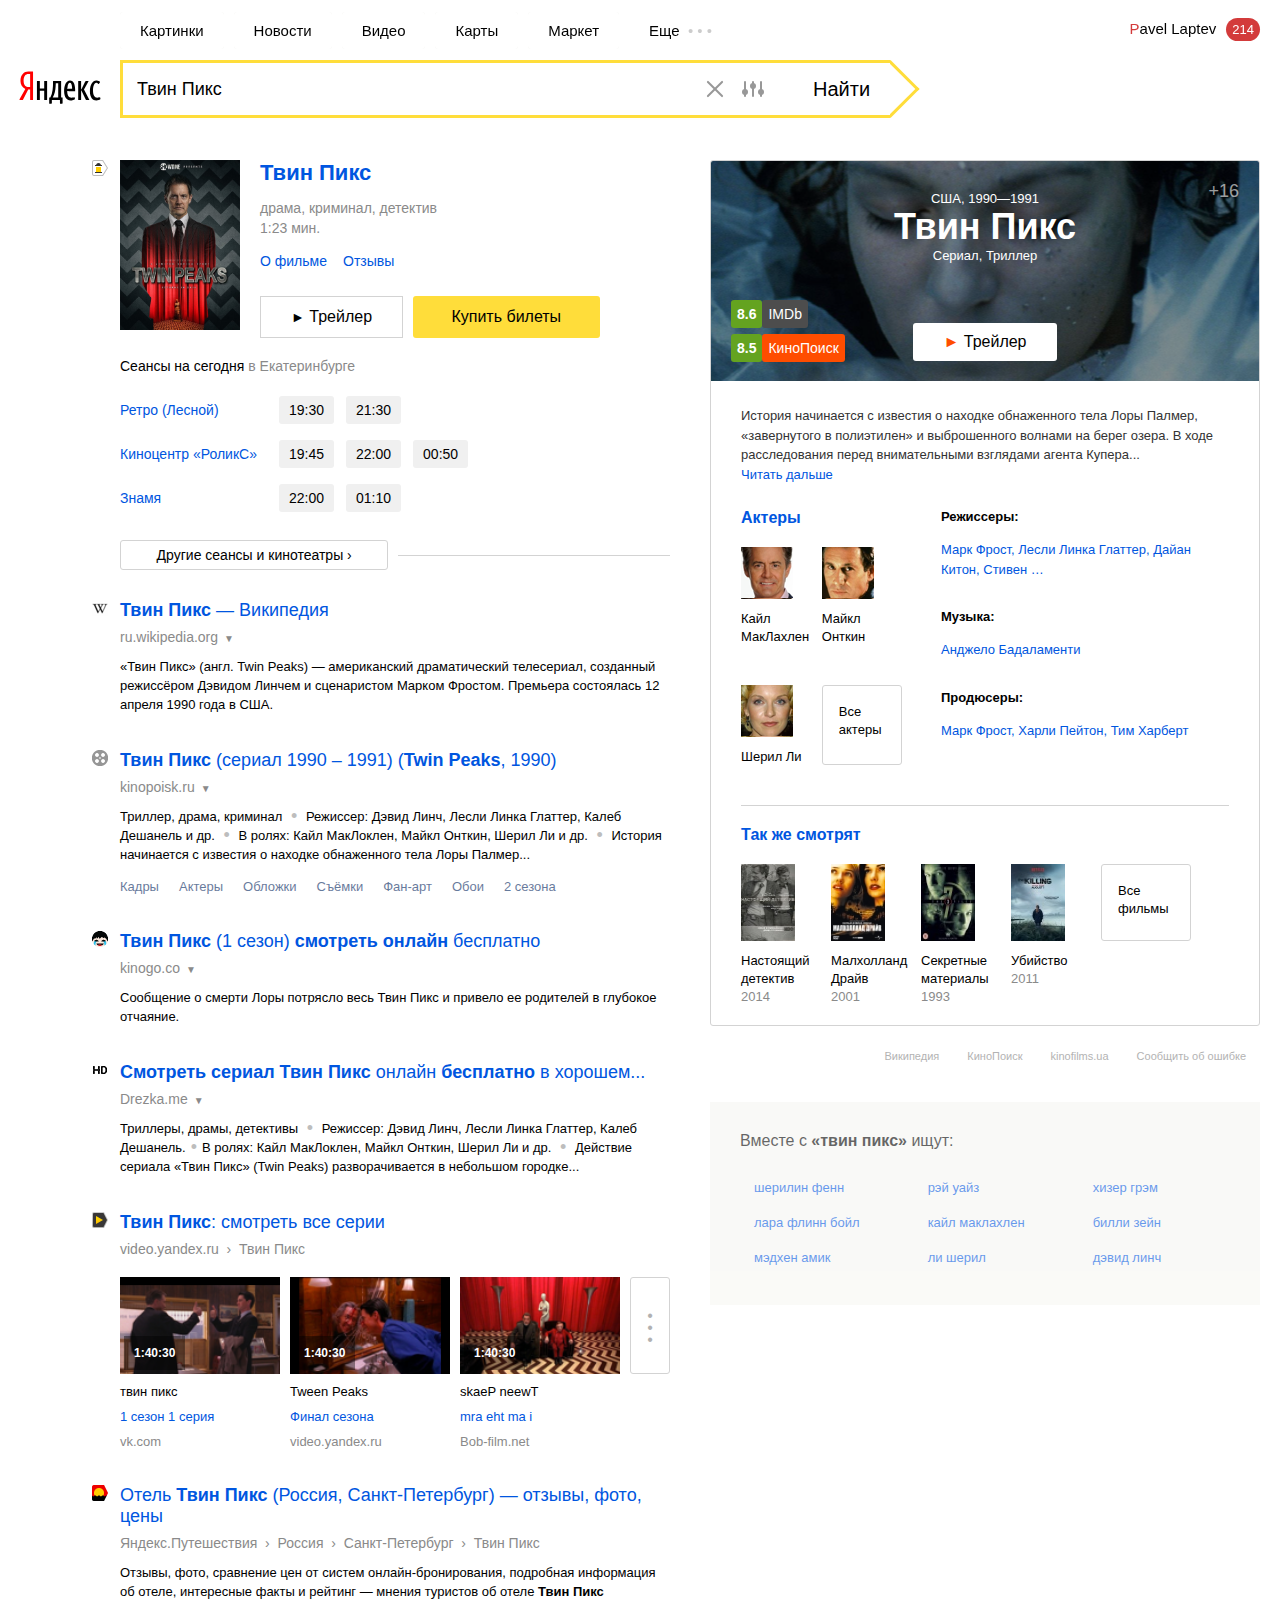
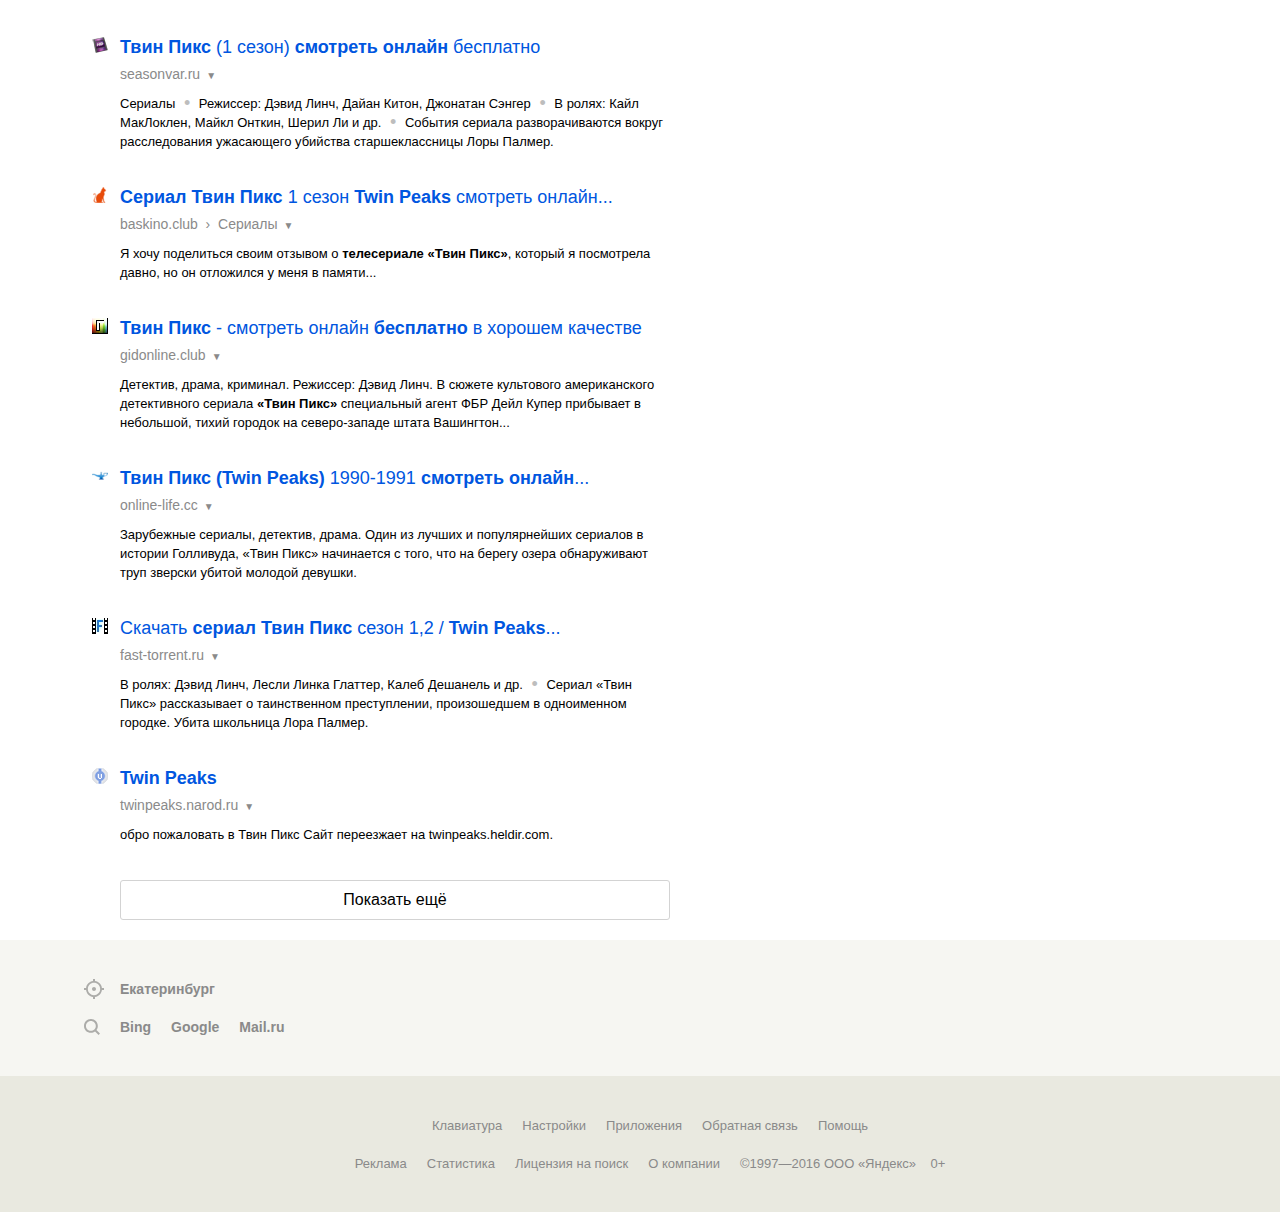
<file: markup/index.html>
<!DOCTYPE html>
<html lang="ru">
  <head>
    <title>Яндекс</title>
    <meta charset="utf-8">
    <meta name="viewport" content="width=device-width,initial-scale=1">
    <link rel="stylesheet" href="css/style.css">
    <link rel="shortcut icon" href="ya_fav.ico">
    <script src="js/jquery.min.js"></script>
    <script src="js/jquery-ui.min.js"></script>
  </head>
  <body>
    <div class="wrap">
      <div class="header">
        <div class="header__bar">
          <div class="header__bar__hold">Картинки<a href="#" class="header__bar__link">Картинки</a></div>
          <div class="header__bar__hold">Новости<a href="#" class="header__bar__link">Новости</a></div>
          <div class="header__bar__hold">Видео<a href="#" class="header__bar__link">Видео</a></div>
          <div class="header__bar__hold">Карты<a href="#" class="header__bar__link">Карты</a></div>
          <div class="header__bar__hold">Маркет<a href="#" class="header__bar__link">Маркет</a></div><a href="#" class="header__bar__hold__more">Еще<span>&nbsp •&nbsp•&nbsp•</span></a>
        </div>
        <div class="search">
          <div class="search__logo"></div>
          <div class="search__wrap">
            <div class="search__wrap__input-box">
              <div class="search__wrap__input-box__icons">
                <div class="icon-input__clear">
                  <div class="left"></div>
                  <div class="right"></div>
                </div>
                <div class="icon-input__settings">
                  <div class="strike">
                    <div class="trigger__buttom"></div>
                  </div>
                  <div class="strike">
                    <div class="trigger__top"></div>
                  </div>
                  <div class="strike">
                    <div class="trigger__buttom"></div>
                  </div>
                </div>
              </div>
              <input type="text" value="Твин Пикс" class="search-input">
              <button class="search-button">Найти</button>
            </div>
          </div>
        </div>
      </div>
      <div class="header__back">
        <div class="ya-mail"><a href="about-page/about.html" target="_blank"><firstletter>P</firstletter>avel Laptev</a><span>214</span></div>
      </div>
      <div class="search__body">
        <div class="search__body__result">
          <div class="search__body__result__afisha">
            <div class="search__body__result__afisha__movie"><i class="favicon__13"></i>
              <div class="search__body__result__afisha__movie__cover"></div>
              <div class="search__body__result__afisha__movie__info"><a href="#" class="search__body__result__afisha__movie__info__head"><b>Твин Пикс</b></a><span>драма, криминал, детектив</br>1:23 мин.</span>
                <div class="search__body__result__afisha__movie__info__links"><a href="#">О фильме</a><a href="#">Отзывы</a></div>
                <div class="search__body__result__afisha__movie__info__btns">
                  <button class="search__body__result__afisha__movie__info__btns__trailer-btn"><span>►</span> Трейлер</button>
                  <button class="search__body__result__afisha__movie__info__btns__buy-tickets">Купить билеты</button>
                </div>
              </div>
            </div>
            <div class="search__body__result__afisha__theater"> 
              <p>Сеансы на сегодня <span>в Екатеринбурге</span></p>
              <table class="search__body__result__afisha__theater__table">
                <tr>
                  <td><a href="#">Ретро (Лесной)</a></td>
                  <td>
                    <button>19:30</button>
                  </td>
                  <td>
                    <button>21:30</button>
                  </td>
                </tr>
                <tr>
                  <td><a href="#">Киноцентр «РоликС»</a></td>
                  <td>
                    <button>19:45</button>
                  </td>
                  <td>
                    <button>22:00</button>
                  </td>
                  <td>
                    <button>00:50</button>
                  </td>
                </tr>
                <tr>
                  <td><a href="#">Знамя</a></td>
                  <td>
                    <button>22:00</button>
                  </td>
                  <td>
                    <button>01:10</button>
                  </td>
                </tr>
              </table>
              <div class="search__body__result__afisha__theater__other">
                <button>Другие сеансы и кинотеатры › </button><hr>
              </div>
            </div>
          </div>
          <div class="search__body__result__item"><a href="#" class="search__body__result__item__head"><i class="favicon__1"></i><b>Твин Пикс </b>— Википедия</a>
            <div class="search__body__result__item__options"> <a href="#">ru.wikipedia.org</a><span value="Твин Пикс">▼</span></div>
            <p class="search__body__result__item__discription">«Твин Пикс» (англ. Twin Peaks) — американский драматический телесериал, созданный режиссёром Дэвидом Линчем и сценаристом Марком Фростом. Премьера состоялась 12 апреля 1990 года в США.</p>
          </div>
          <div class="search__body__result__item"><a href="#" class="search__body__result__item__head"><i class="favicon__2"></i><b>Твин Пикс</b> (сериал 1990 – 1991) (<b>Twin Peaks</b>, 1990)</a>
            <div value="film/84358/" class="search__body__result__item__options"> <a href="#">kinopoisk.ru</a><span value="film/84358/">▼</span></div>
            <p class="search__body__result__item__discription">Триллер, драма, криминал <span>&nbsp•&nbsp</span>  Режиссер: Дэвид Линч, Лесли Линка Глаттер, Калеб Дешанель и др. <span>&nbsp•&nbsp</span> В ролях: Кайл МакЛоклен, Майкл Онткин, Шерил Ли и др. <span>&nbsp•&nbsp</span> История начинается с известия о находке обнаженного тела Лоры Палмер...</p>
            <div class="search__body__result__item__submenu"><a href="#">Кадры</a><a href="#">Актеры</a><a href="#">Обложки</a><a href="#">Съёмки</a><a href="#">Фан-арт</a><a href="#">Обои</a><a href="#">2 сезона</a></div>
          </div>
          <div class="search__body__result__item"><a href="#" class="search__body__result__item__head"><i class="favicon__3"></i><b>Твин Пикс</b> (1 сезон) <b>смотреть онлайн</b> бесплатно</a>
            <div class="search__body__result__item__options"> <a href="#">kinogo.co</a><span value="2594-tvin-piks-1-sezon.html">▼</span></div>
            <p class="search__body__result__item__discription">Сообщение о смерти Лоры потрясло весь Твин Пикс и привело ее родителей в глубокое отчаяние.</p>
          </div>
          <div class="search__body__result__item"><a href="#" class="search__body__result__item__head"><i class="favicon__4"></i><b>Смотреть сериал Твин Пикс</b> онлайн <b>бесплатно</b> в хорошем...</a>
            <div class="search__body__result__item__options"> <a href="#">Drezka.me</a><span value="thriller/7777-tvin-piks.html">▼</span></div>
            <p class="search__body__result__item__discription">Триллеры, драмы, детективы <span>&nbsp•&nbsp</span> Режиссер: Дэвид Линч, Лесли Линка Глаттер, Калеб Дешанель.<span>&nbsp•&nbsp</span>В ролях: Кайл МакЛоклен, Майкл Онткин, Шерил Ли и др. <span>&nbsp•&nbsp</span> Действие сериала «Твин Пикс» (Twin Peaks) разворачивается в небольшом городке...</p>
          </div>
          <div class="search__body__result__item"><a href="#" class="search__body__result__item__head"><i class="favicon__5"></i><b>Твин Пикс</b>: смотреть все серии</a>
            <div class="search__body__result__item__options"> <a href="#">video.yandex.ru</a>&nbsp › &nbsp<a href="#">Твин Пикс</a></div>
            <div class="video-row">
              <div class="video-row__item">
                <div class="video-row__item__preview__1"></div>
                <p>твин пикс</p><a href="#">1 сезон 1 серия</a><a href="#"><span>vk.com</span></a>
              </div>
              <div class="video-row__item">
                <div class="video-row__item__preview__2"></div>
                <p>Tween Peaks</p><a href="#">Финал сезона</a><a href="#"><span>video.yandex.ru</span></a>
              </div>
              <div class="video-row__item">
                <div class="video-row__item__preview__3"></div>
                <p>skaeP neewT</p><a href="#">mra eht ma i </a><a href="#"><span>Bob-film.net</span></a>
              </div>
              <div class="video-row__more">
                <p>•</br>•</br>•</p>
              </div>
            </div>
          </div>
          <div class="search__body__result__item"><a href="#" class="search__body__result__item__head"><i class="favicon__6"></i>Отель <b>Твин Пикс</b> (Россия, Санкт-Петербург) — отзывы, фото, цены </a>
            <div class="search__body__result__item__options"> <a href="#">Яндекс.Путешествия</a>&nbsp › &nbsp<a href="#">Россия</a>&nbsp › &nbsp<a href="#">Санкт-Петербург</a>&nbsp › &nbsp<a href="#">Твин Пикс</a></div>
            <p class="search__body__result__item__discription">Отзывы, фото, сравнение цен от систем онлайн-бронирования, подробная информация об отеле, интересные факты и рейтинг — мнения туристов об отеле <b>Твин Пикс</b></p>
          </div>
          <div class="search__body__result__item"><a href="#" class="search__body__result__item__head"><i class="favicon__7"></i><b>Твин Пикс</b> (1 сезон) <b>смотреть онлайн</b> бесплатно</a>
            <div class="search__body__result__item__options"> <a href="#">seasonvar.ru</a><span value="serial-449-Tvin_Piks-1-season.html">▼</span></div>
            <p class="search__body__result__item__discription">Сериалы <span>&nbsp•&nbsp</span> Режиссер: Дэвид Линч, Дайан Китон, Джонатан Сэнгер <span>&nbsp•&nbsp</span> В ролях: Кайл МакЛоклен, Майкл Онткин, Шерил Ли и др. <span>&nbsp•&nbsp</span> События сериала разворачиваются вокруг расследования ужасающего убийства старшеклассницы Лоры Палмер.</p>
          </div>
          <div class="search__body__result__item"><a href="#" class="search__body__result__item__head"><i class="favicon__8"></i><b>Сериал Твин Пикс</b> 1 сезон <b>Twin Peaks</b> смотреть онлайн...</a>
            <div value="film/84358/" class="search__body__result__item__options"> <a href="#">baskino.club</a>&nbsp › &nbsp<a href="#">Сериалы</a><span value="Твин Пикс">▼</span></div>
            <p class="search__body__result__item__discription">Я хочу поделиться своим отзывом о <b>телесериале «Твин Пикс»</b>, который я посмотрела давно, но он отложился у меня в памяти...</p>
          </div>
          <div class="search__body__result__item"><a href="#" class="search__body__result__item__head"><i class="favicon__9"></i><b>Твин Пикс</b> - смотреть онлайн <b>бесплатно</b> в хорошем качестве</a>
            <div class="search__body__result__item__options"> <a href="#">gidonline.club</a><span value="2012/05/tvin-piks/">▼</span></div>
            <p class="search__body__result__item__discription">Детектив, драма, криминал. Режиссер: Дэвид Линч. В сюжете культового американского детективного сериала <b>«Твин Пикс»</b> специальный агент ФБР Дейл Купер прибывает в небольшой, тихий городок на северо-западе штата Вашингтон...</p>
          </div>
          <div class="search__body__result__item"><a href="#" class="search__body__result__item__head"><i class="favicon__10"></i><b>Твин Пикс (Twin Peaks)</b> 1990-1991 <b>смотреть онлайн</b>...</a>
            <div value="film/84358/" class="search__body__result__item__options"> <a href="#">online-life.cc</a><span value="1542-tvin-piks-19...">▼</span></div>
            <p class="search__body__result__item__discription">Зарубежные сериалы, детектив, драма. Один из лучших и популярнейших сериалов в истории Голливуда, «Твин Пикс» начинается с того, что на берегу озера обнаруживают труп зверски убитой молодой девушки.</p>
          </div>
          <div class="search__body__result__item"><a href="#" class="search__body__result__item__head"><i class="favicon__11"></i>Скачать <b>сериал Твин Пикс</b> сезон 1,2 / <b>Twin Peaks</b>...</a>
            <div class="search__body__result__item__options"> <a href="#">fast-torrent.ru</a><span value="film/tvin-piks.html">▼</span></div>
            <p class="search__body__result__item__discription">В ролях: Дэвид Линч, Лесли Линка Глаттер, Калеб Дешанель и др. <span>&nbsp•&nbsp</span> Сериал «Твин Пикс» рассказывает о таинственном преступлении, произошедшем в одноименном городке. Убита школьница Лора Палмер.</p>
          </div>
          <div class="search__body__result__item"><a href="#" class="search__body__result__item__head"><i class="favicon__12"></i><b>Twin Peaks</b></a>
            <div value="film/84358/" class="search__body__result__item__options"> <a href="#">twinpeaks.narod.ru</a><span value="twinpeaks.narod.ru">▼</span></div>
            <p class="search__body__result__item__discription">обро пожаловать в Твин Пикс Сайт переезжает на twinpeaks.heldir.com.</p>
          </div>
          <div class="search__body__more-btn">Показать ещё</div>
        </div>
        <div class="search__body__helper">
          <div class="video-snippet">
            <div class="video-snippet__cover">
              <div class="video-snippet__cover__image"></div>
              <div class="video-snippet__cover__title">
                <p>США, 1990—1991</p><span>Твин Пикс</span>
                <p>Сериал, Триллер</p>
              </div>
              <div class="video-snippet__cover__btns">
                <div class="raiting__btns">
                  <div class="raiting__btns__item"><a href="#" class="raiting__btns__item__rate top-rate">8.6</a><a href="#" class="raiting__btns__item__imdb-label">IMDb</a></div>
                  <div class="raiting__btns__item"><a href="#" class="raiting__btns__item__rate top-rate">8.5</a><a href="#" class="raiting__btns__item__kinopoisk-label">КиноПоиск</a></div>
                </div>
              </div>
              <div class="trailer__btn">
                <button><span>►</span> Трейлер</button>
              </div>
              <div class="video-snippet__cover__info">
                <p>+16</p>
              </div>
            </div>
            <div class="video-snippet__discription">История начинается с известия о находке обнаженного тела Лоры Палмер, «завернутого в полиэтилен» и выброшенного волнами на берег озера. В ходе расследования перед внимательными взглядами агента Купера... <a href="#">Читать дальше</a></div>
            <div class="video-snippet__team">
              <div class="video-snippet__team__actors"><a href="#" class="video-snippet__team__actors__header">Актеры</a>
                <div class="video-snippet__team__actors__row">
                  <div class="video-snippet__team__actors__row__item">
                    <div class="video-snippet__team__actors__row__item__photo1"></div><a href="#">Кайл МакЛахлен</a>
                  </div>
                  <div class="video-snippet__team__actors__row__item">
                    <div class="video-snippet__team__actors__row__item__photo2"></div><a href="#">Майкл Онткин</a>
                  </div>
                  <div class="video-snippet__team__actors__row__item">
                    <div class="video-snippet__team__actors__row__item__photo3"></div><a href="#">Шерил Ли</a>
                  </div>
                  <div class="video-snippet__team__actors__row__item">
                    <div class="video-snippet__team__actors__row__item__photo4"></div><a href="#">Рэй Уайз</a>
                  </div>
                  <div class="video-snippet__team__actors__row__item">
                    <div class="video-snippet__team__actors__row__item__photo5"></div><a href="#">Мигель Феррер</a>
                  </div>
                  <div class="video-snippet__team__actors__row__item__all-btn"><a href="#">Все актеры</a></div>
                  <div class="video-snippet__team__actors__row__item__all-btn__after"></div>
                </div>
              </div>
              <div class="video-snippet__team__others">
                <div class="video-snippet__team__others__item">
                  <div class="video-snippet__team__others__item__header">Режиссеры:</div>
                  <div class="video-snippet__team__others__item__links"><a href="#">Марк Фрост, </a><a href="#">Лесли Линка Глаттер, </a><a href="#">Дайан Китон, </a><a href="#">Стивен </a><a href="#">…</a></div>
                </div>
                <div class="video-snippet__team__others__item">
                  <div class="video-snippet__team__others__item__header">Музыка:</div>
                  <div class="video-snippet__team__others__item__links"><a href="#">Анджело Бадаламенти</a></div>
                </div>
                <div class="video-snippet__team__others__item">
                  <div class="video-snippet__team__others__item__header">Продюсеры:</div>
                  <div class="video-snippet__team__others__item__links"><a href="#">Марк Фрост, </a><a href="#">Харли Пейтон, </a><a href="#">Тим Харберт</a></div>
                </div>
              </div>
            </div><hr>
            <div class="video-snippet__also"><a href="#" class="video-snippet__also__header">Так же смотрят</a>
              <div class="video-snippet__also__row">
                <div class="video-snippet__also__row__item">
                  <div class="video-snippet__also__row__item__cover1"></div><a href="#">Настоящий детектив</a><br><span>2014</span>
                </div>
                <div class="video-snippet__also__row__item">
                  <div class="video-snippet__also__row__item__cover2"></div><a href="#">Малхолланд Драйв</a><br><span>2001</span>
                </div>
                <div class="video-snippet__also__row__item">
                  <div class="video-snippet__also__row__item__cover3"></div><a href="#">Секретные материалы</a><br><span>1993</span>
                </div>
                <div class="video-snippet__also__row__item">
                  <div class="video-snippet__also__row__item__cover4"></div><a href="#">Убийство</a><br><span>2011</span>
                </div>
                <div class="video-snippet__also__row__item">
                  <div class="video-snippet__also__row__item__cover5"></div><a href="#">Синий бархат</a><br><span>1986</span>
                </div>
                <div class="video-snippet__also__row__item__all-btn"><a href="#">Все фильмы</a></div>
                <div class="video-snippet__also__row__item__all-btn__after"></div>
              </div>
            </div>
          </div>
          <div class="underlinks"><a href="#">Википедия</a><a href="#">КиноПоиск</a><a href="#">kinofilms.ua</a><a href="#">Сообщить об ошибке</a></div>
          <div class="also-search">
            <div class="also-search__header">Вместе с <b>«твин пикс»</b> ищут:</div>
            <div class="also-search__row">
              <div class="also-search__col"><a href="#">шерилин фенн</a><a href="#">лара флинн бойл</a><a href="#">мэдхен амик</a></div>
              <div class="also-search__col"><a href="#">рэй уайз</a><a href="#">кайл маклахлен</a><a href="#">ли шерил</a></div>
              <div class="also-search__col"><a href="#">хизер грэм</a><a href="#">билли зейн</a><a href="#">дэвид линч</a></div>
            </div>
          </div>
        </div>
      </div>
    </div>
    <footer class="footer">
      <div class="footer__othersearches">
        <div class="footer__othersearches__wrap">
          <div class="footer__othersearches__wrap__location"><a href="#">Екатеринбург</a></div>
          <div class="footer__othersearches__wrap__searchsystem"><a href="#">Bing</a><a href="#">Google</a><a href="#">Mail.ru</a></div>
        </div>
        <div class="footer__menu">
          <div class="footer__menu__wrap">
            <ul><a href="#">Клавиатура</a><a href="#">Настройки</a><a href="#">Приложения</a><a href="#">Обратная связь</a><a href="#">Помощь</a></ul>
            <ul><a href="#">Реклама</a><a href="#">Статистика</a><a href="#">Лицензия на поиск</a><a href="#">О компании</a><span>©1997—2016 ООО «Яндекс» &nbsp&nbsp 0+</span></ul>
          </div>
        </div>
      </div>
    </footer>
    <div class="popup">
      <div class="popup__search-path"> <span>›</span><a href="#"> </a><span>›</span></div><a href="#">Сохраненная копия</a><a href="#">Показать еще с сайта</a><a href="#">Пожаловаться</a>
    </div>
  </body>
  <script src="js/main.js"></script>
</html>
</file>
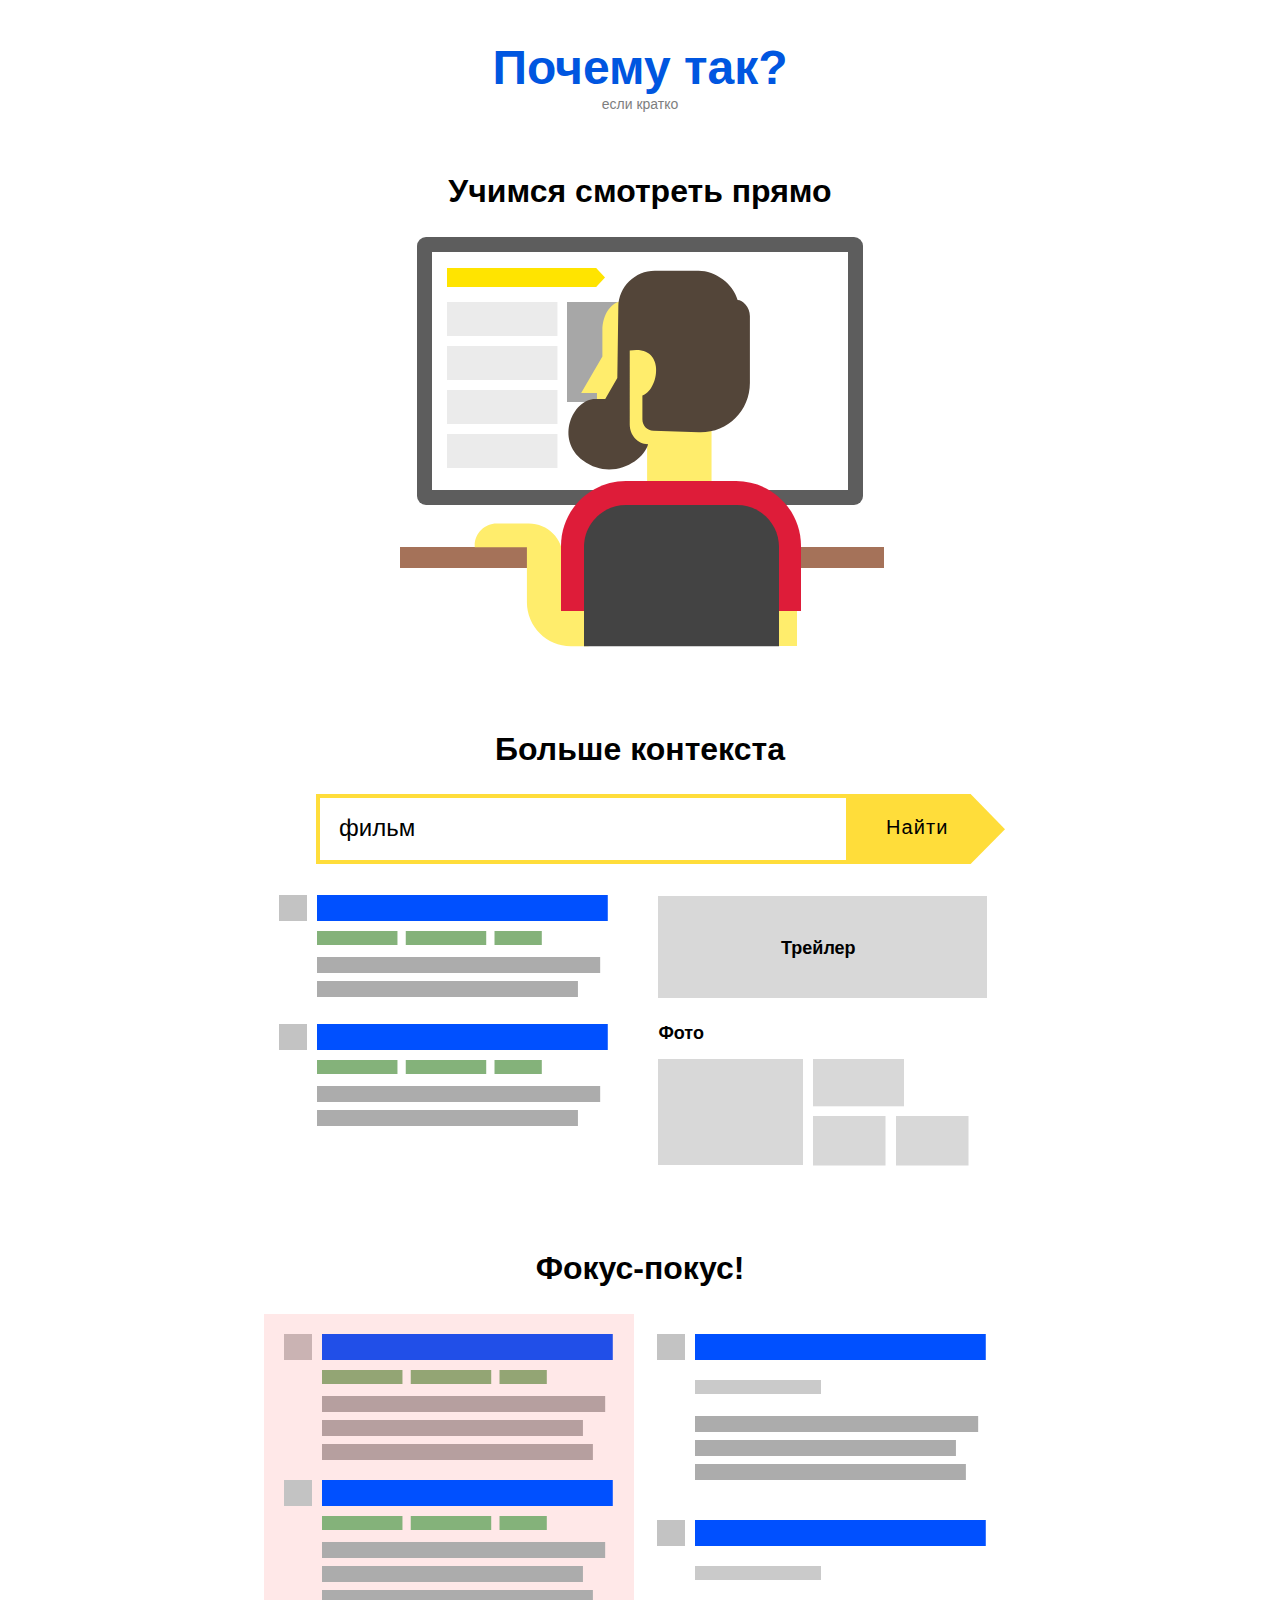
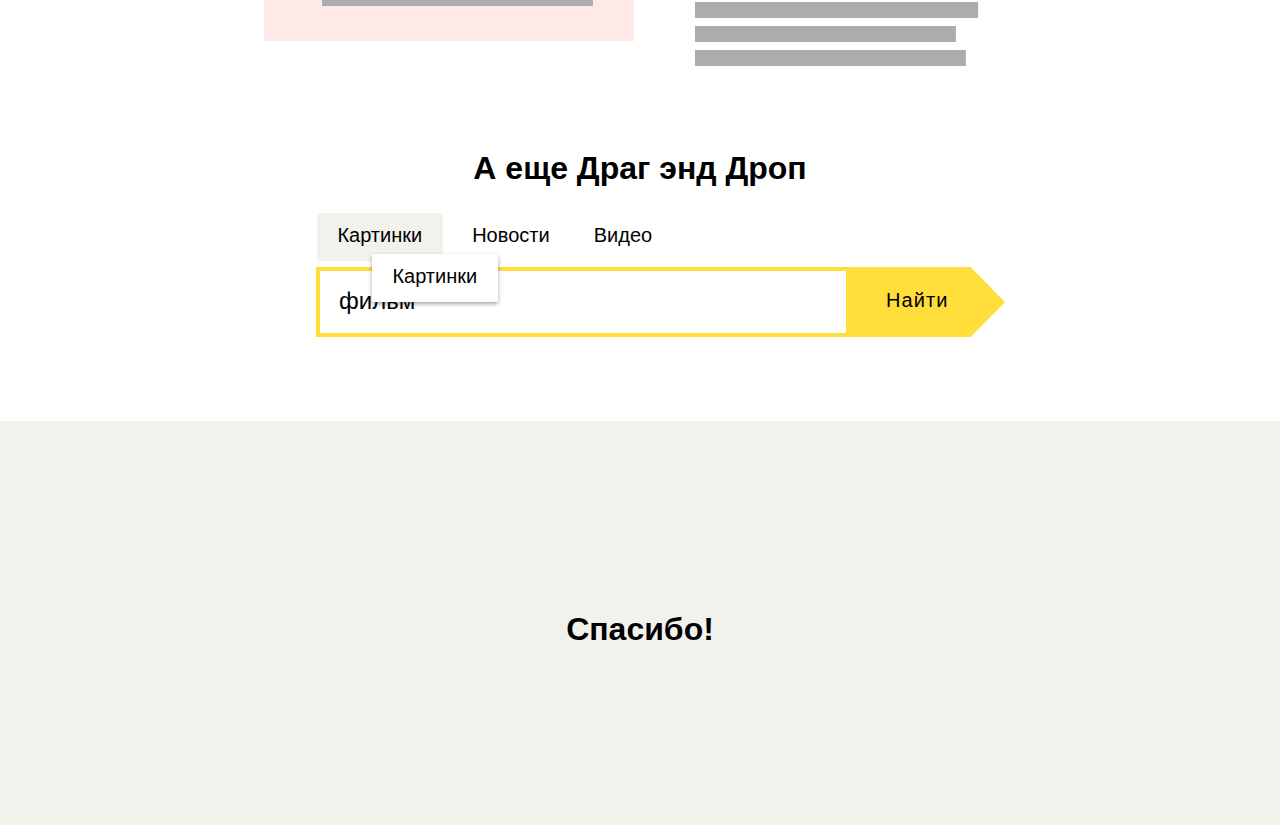
<file: markup/about-page/about.html>
<!DOCTYPE html>
<html lang="ru">
  <head>
    <title>Почему так?</title>
    <meta charset="utf-8">
    <meta name="viewport" content="width=device-width,initial-scale=1">
    <link rel="stylesheet" href="css/style.css">
    <link rel="shortcut icon" href="ya_fav.ico">
  </head>
  <body>
    <div class="wrap">
      <div class="header"><a href="../index.html">Почему так? </br></a><span>если кратко</span></div>
      <section>
        <h2>Учимся смотреть прямо</h2><img src="img/straight_ico.svg" alt="Бородатый дизайнер">
      </section>
      <section>
        <h2>Больше контекста</h2><img src="img/context_ico.svg" alt="Ничего лишнего">
      </section>
      <section>
        <h2>Фокус-покус!</h2><img src="img/pokus_ico.svg" alt="Паддинги и марджины">
      </section>
      <section>
        <h2>А еще Драг энд Дроп</h2><img src="img/dragdrop_ico.svg" alt="Бдыж!">
      </section>
    </div>
    <footer>
      <h2>Cпасибо!</h2>
    </footer>
  </body>
</html>
</file>
<file: markup/css/style.css>
@charset "UTF-8";
/*! normalize.css v3.0.3 | MIT License | github.com/necolas/normalize.css */
/**
 * 1. Set default font family to sans-serif.
 * 2. Prevent iOS and IE text size adjust after device orientation change,
 *    without disabling user zoom.
 */
html {
  font-family: sans-serif;
  /* 1 */
  -ms-text-size-adjust: 100%;
  /* 2 */
  -webkit-text-size-adjust: 100%;
  /* 2 */
}

/**
 * Remove default margin.
 */
body {
  margin: 0;
}

/* HTML5 display definitions
   ========================================================================== */
/**
 * Correct `block` display not defined for any HTML5 element in IE 8/9.
 * Correct `block` display not defined for `details` or `summary` in IE 10/11
 * and Firefox.
 * Correct `block` display not defined for `main` in IE 11.
 */
article,
aside,
details,
figcaption,
figure,
footer,
header,
hgroup,
main,
menu,
nav,
section,
summary {
  display: block;
}

/**
 * 1. Correct `inline-block` display not defined in IE 8/9.
 * 2. Normalize vertical alignment of `progress` in Chrome, Firefox, and Opera.
 */
audio,
canvas,
progress,
video {
  display: inline-block;
  /* 1 */
  vertical-align: baseline;
  /* 2 */
}

/**
 * Prevent modern browsers from displaying `audio` without controls.
 * Remove excess height in iOS 5 devices.
 */
audio:not([controls]) {
  display: none;
  height: 0;
}

/**
 * Address `[hidden]` styling not present in IE 8/9/10.
 * Hide the `template` element in IE 8/9/10/11, Safari, and Firefox < 22.
 */
[hidden],
template {
  display: none;
}

/* Links
   ========================================================================== */
/**
 * Remove the gray background color from active links in IE 10.
 */
a {
  background-color: transparent;
}

/**
 * Improve readability of focused elements when they are also in an
 * active/hover state.
 */
a:active,
a:hover {
  outline: 0;
}

/* Text-level semantics
   ========================================================================== */
/**
 * Address styling not present in IE 8/9/10/11, Safari, and Chrome.
 */
abbr[title] {
  border-bottom: 1px dotted;
}

/**
 * Address style set to `bolder` in Firefox 4+, Safari, and Chrome.
 */
b,
strong {
  font-weight: bold;
}

/**
 * Address styling not present in Safari and Chrome.
 */
dfn {
  font-style: italic;
}

/**
 * Address variable `h1` font-size and margin within `section` and `article`
 * contexts in Firefox 4+, Safari, and Chrome.
 */
h1 {
  font-size: 2em;
  margin: 0.67em 0;
}

/**
 * Address styling not present in IE 8/9.
 */
mark {
  background: #ff0;
  color: #000;
}

/**
 * Address inconsistent and variable font size in all browsers.
 */
small {
  font-size: 80%;
}

/**
 * Prevent `sub` and `sup` affecting `line-height` in all browsers.
 */
sub,
sup {
  font-size: 75%;
  line-height: 0;
  position: relative;
  vertical-align: baseline;
}

sup {
  top: -0.5em;
}

sub {
  bottom: -0.25em;
}

/* Embedded content
   ========================================================================== */
/**
 * Remove border when inside `a` element in IE 8/9/10.
 */
img {
  border: 0;
}

/**
 * Correct overflow not hidden in IE 9/10/11.
 */
svg:not(:root) {
  overflow: hidden;
}

/* Grouping content
   ========================================================================== */
/**
 * Address margin not present in IE 8/9 and Safari.
 */
figure {
  margin: 1em 40px;
}

/**
 * Address differences between Firefox and other browsers.
 */
hr {
  box-sizing: content-box;
  height: 0;
}

/**
 * Contain overflow in all browsers.
 */
pre {
  overflow: auto;
}

/**
 * Address odd `em`-unit font size rendering in all browsers.
 */
code,
kbd,
pre,
samp {
  font-family: monospace, monospace;
  font-size: 1em;
}

/* Forms
   ========================================================================== */
/**
 * Known limitation: by default, Chrome and Safari on OS X allow very limited
 * styling of `select`, unless a `border` property is set.
 */
/**
 * 1. Correct color not being inherited.
 *    Known issue: affects color of disabled elements.
 * 2. Correct font properties not being inherited.
 * 3. Address margins set differently in Firefox 4+, Safari, and Chrome.
 */
button,
input,
optgroup,
select,
textarea {
  color: inherit;
  /* 1 */
  font: inherit;
  /* 2 */
  margin: 0;
  /* 3 */
}

/**
 * Address `overflow` set to `hidden` in IE 8/9/10/11.
 */
button {
  overflow: visible;
}

/**
 * Address inconsistent `text-transform` inheritance for `button` and `select`.
 * All other form control elements do not inherit `text-transform` values.
 * Correct `button` style inheritance in Firefox, IE 8/9/10/11, and Opera.
 * Correct `select` style inheritance in Firefox.
 */
button,
select {
  text-transform: none;
}

/**
 * 1. Avoid the WebKit bug in Android 4.0.* where (2) destroys native `audio`
 *    and `video` controls.
 * 2. Correct inability to style clickable `input` types in iOS.
 * 3. Improve usability and consistency of cursor style between image-type
 *    `input` and others.
 */
button,
html input[type="button"],
input[type="reset"],
input[type="submit"] {
  -webkit-appearance: button;
  /* 2 */
  cursor: pointer;
  /* 3 */
}

/**
 * Re-set default cursor for disabled elements.
 */
button[disabled],
html input[disabled] {
  cursor: default;
}

/**
 * Remove inner padding and border in Firefox 4+.
 */
button::-moz-focus-inner,
input::-moz-focus-inner {
  border: 0;
  padding: 0;
}

/**
 * Address Firefox 4+ setting `line-height` on `input` using `!important` in
 * the UA stylesheet.
 */
input {
  line-height: normal;
}

/**
 * It's recommended that you don't attempt to style these elements.
 * Firefox's implementation doesn't respect box-sizing, padding, or width.
 *
 * 1. Address box sizing set to `content-box` in IE 8/9/10.
 * 2. Remove excess padding in IE 8/9/10.
 */
input[type="checkbox"],
input[type="radio"] {
  box-sizing: border-box;
  /* 1 */
  padding: 0;
  /* 2 */
}

/**
 * Fix the cursor style for Chrome's increment/decrement buttons. For certain
 * `font-size` values of the `input`, it causes the cursor style of the
 * decrement button to change from `default` to `text`.
 */
input[type="number"]::-webkit-inner-spin-button,
input[type="number"]::-webkit-outer-spin-button {
  height: auto;
}

/**
 * 1. Address `appearance` set to `searchfield` in Safari and Chrome.
 * 2. Address `box-sizing` set to `border-box` in Safari and Chrome.
 */
input[type="search"] {
  -webkit-appearance: textfield;
  /* 1 */
  box-sizing: content-box;
  /* 2 */
}

/**
 * Remove inner padding and search cancel button in Safari and Chrome on OS X.
 * Safari (but not Chrome) clips the cancel button when the search input has
 * padding (and `textfield` appearance).
 */
input[type="search"]::-webkit-search-cancel-button,
input[type="search"]::-webkit-search-decoration {
  -webkit-appearance: none;
}

/**
 * Define consistent border, margin, and padding.
 */
fieldset {
  border: 1px solid #c0c0c0;
  margin: 0 2px;
  padding: 0.35em 0.625em 0.75em;
}

/**
 * 1. Correct `color` not being inherited in IE 8/9/10/11.
 * 2. Remove padding so people aren't caught out if they zero out fieldsets.
 */
legend {
  border: 0;
  /* 1 */
  padding: 0;
  /* 2 */
}

/**
 * Remove default vertical scrollbar in IE 8/9/10/11.
 */
textarea {
  overflow: auto;
}

/**
 * Don't inherit the `font-weight` (applied by a rule above).
 * NOTE: the default cannot safely be changed in Chrome and Safari on OS X.
 */
optgroup {
  font-weight: bold;
}

/* Tables
   ========================================================================== */
/**
 * Remove most spacing between table cells.
 */
table {
  border-collapse: collapse;
  border-spacing: 0;
}

td,
th {
  padding: 0;
}

* {
  box-sizing: border-box;
}

::selection {
  background: #FFDD3A;
}

html {
  font-family: Arial,Helvetica,sans-serif;
  border: none;
}

body {
  -webkit-font-smoothing: antialiased;
  -moz-font-smoothing: antialiased;
  -moz-osx-font-smoothing: grayscale;
  text-rendering: optimizeLegibility;
  border: none;
}

.wrap {
  max-width: 1540px;
  display: flex;
  flex-direction: column;
  margin: 120px auto 0;
}

.header__back__scroll {
  height: 110px !important;
}

.header__bar__scroll {
  height: 50px !important;
}

.search__scroll {
  height: 40px !important;
}

.icon-input__clear__scroll {
  margin: 10px 10px !important;
}

.icon-input__settings__scroll {
  margin: 10px 18px 10px 10px !important;
}

.search-button__scroll:after {
  width: 25px !important;
  height: 25px !important;
  right: calc(-30px/2) !important;
}

.header__bar__hold__scroll {
  padding: 3px 20px !important;
}

.header__bar__link__scroll {
  padding: 3px 20px !important;
}

.header {
  position: fixed;
  display: flex;
  flex-direction: column;
  padding-bottom: 20px;
  z-index: 99999;
  top: 0;
}

.header__back {
  position: fixed;
  top: 0;
  left: 0;
  height: 140px;
  background: rgba(255, 255, 255, 0.98);
  display: block;
  width: 100%;
  z-index: 99998;
  transition: all 0.2s;
}

.header__bar {
  z-index: 9999;
  margin-left: 120px;
  height: 60px;
  display: flex;
  align-items: center;
  transition: all 0.2s;
}

.header__bar__hold {
  cursor: pointer;
  color: rgba(0, 0, 0, 0.3);
  font-size: 15px;
  position: relative;
  background: #f2f2ec;
  padding: 10px 20px;
  margin-right: 10px;
  border-radius: 3px;
  transition: color 0.2s;
}

.header__bar__hold:hover {
  color: rgba(0, 0, 0, 0.8);
  text-decoration: underline;
}

.header__bar__hold__more {
  cursor: pointer;
  font-size: 15px;
  text-decoration: none;
  color: black;
  background: #FFF;
  padding: 10px 20px;
  border-radius: 3px;
  transition: all 0.2s !important;
}

.header__bar__hold__more:hover {
  color: rgba(0, 0, 0, 0.8);
}

.header__bar__hold__more:hover span {
  color: #D33B3B;
}

.header__bar__hold__more span {
  color: rgba(0, 0, 0, 0.2);
}

.header__bar__link {
  z-index: 9999;
  position: absolute;
  font-size: 15px;
  text-decoration: none;
  color: black;
  background: #FFF;
  padding: 10px 20px;
  border-radius: 3px;
  top: 0;
  left: 0;
  transition: color 0.2s, box-shadow 0.2s;
}

.header__bar__link:hover {
  color: #D33B3B;
  box-shadow: 0 2px 4px 1px rgba(0, 0, 0, 0.2);
}

.header__bar__link__disable {
  position: absolute !important;
  top: 50% !important;
  left: 10px !important;
  transform: translateY(-50%);
  background: #ffefa0;
}

.header__bar__link__disable:hover {
  box-shadow: none;
}

.link_move {
  animation: link_move 0.5s forwards;
}

@keyframes link_move {
  50% {
    transform: translateY(18px);
  }
}

.search {
  display: flex;
  height: 58px;
  transition: all 0.2s;
}

.search__logo {
  width: 120px;
  height: inherit;
  background-image: url(../img/ya-logo.svg);
  background-repeat: no-repeat;
  background-position: center 40%;
}

.search__wrap {
  height: inherit;
  border-top: 3px solid #FFDD3A;
  border-bottom: 3px solid #FFDD3A;
  border-left: 3px solid #FFDD3A;
  position: relative;
  display: flex;
}

.search__wrap__input-box {
  position: relative;
  height: 100%;
  display: flex;
}

.search__wrap__input-box__icons {
  display: flex;
  position: absolute;
  right: 110px;
}

.search__wrap .search-button {
  background: white;
  border: none;
  padding: 0 20px 0 30px;
  font-size: 20px;
  transition: all 0.2s;
  outline: none;
}

.search__wrap .search-button:after {
  z-index: -1;
  background: white;
  display: block;
  position: absolute;
  top: 50%;
  right: calc(-42px/2);
  transform: translateY(-50%) rotate(45deg);
  content: '';
  width: 38px;
  height: 38px;
  border-top: 3px solid #FFDD3A;
  border-right: 3px solid #FFDD3A;
  transition: all 0.2s;
}

.search__wrap .search-button:hover {
  background: #FFDD3A;
}

.search__wrap .search-button:hover:after {
  background: #FFDD3A;
}

.search__wrap .search-input {
  padding: 0 90px 0 14px;
  width: 660px;
  height: 100%;
  border: none;
  font-size: 18px;
  transition: all 0.1s;
  outline-color: transparent;
  box-sizing: border-box;
}

.search__wrap .search-input:hover {
  background: #fffced;
}

.search__wrap .search-input__drop-active {
  background: #fff3ba !important;
}

.search__wrap .search-input:focus {
  background: white;
  outline-color: #FFDD3A;
}

.search__wrap .search-input:focus + [class*="search-button"] {
  background: #FFDD3A;
}

.search__wrap .search-input:focus + .search-button:after {
  background: #FFDD3A;
}

.icon-input__clear {
  position: relative;
  margin: 18px 10px;
  cursor: pointer;
  width: 16px;
  height: 16px;
  opacity: 0.4;
  transition: all 0.2s;
}

.icon-input__clear:hover {
  opacity: 1;
}

.icon-input__clear .left {
  display: block;
  position: absolute;
  height: 22px;
  width: 2px;
  top: -3px;
  right: 50%;
  background: black;
  transform: rotate(45deg);
  border-radius: 100px;
}

.icon-input__clear .right {
  display: block;
  position: absolute;
  height: 22px;
  width: 2px;
  top: -3px;
  right: 50%;
  background: black;
  transform: rotate(-45deg);
  border-radius: 100px;
}

.icon-input__settings {
  position: relative;
  display: flex;
  justify-content: space-between;
  margin: 18px 18px 18px 10px;
  cursor: pointer;
  width: 18px;
  height: 18px;
  opacity: 0.4;
  transition: all 0.2s;
}

.icon-input__settings .strike {
  display: block;
  position: relative;
  height: 16px;
  width: 2px;
  background: black;
  border-radius: 100px;
}

.icon-input__settings .strike .trigger__buttom {
  position: absolute;
  width: 6px;
  height: 6px;
  left: -2px;
  bottom: 2px;
  background: black;
  border-radius: 100px;
  transition: all 0.2s cubic-bezier(0.165, 0.84, 0.44, 1);
}

.icon-input__settings .strike .trigger__top {
  position: absolute;
  width: 6px;
  height: 6px;
  left: -2px;
  top: 2px;
  background: black;
  border-radius: 100px;
  transition: all 0.2s cubic-bezier(0.165, 0.84, 0.44, 1);
}

.icon-input__settings:hover {
  opacity: 1;
}

.icon-input__settings:hover .trigger__buttom {
  bottom: 8px;
}

.icon-input__settings:hover .trigger__top {
  top: 8px;
}

.search__body {
  display: flex;
  margin-top: 20px;
}

.search__body__more-btn {
  cursor: pointer;
  border-radius: 3px;
  border: 1px solid #D3D3D3;
  text-align: center;
  padding: 10px 20px;
  transition: all 0.1s;
}

.search__body__more-btn:hover {
  background: #fffbe7;
}

.search__body__result {
  min-width: 500px;
  flex: 3 2 0;
  margin: 20px 20px 20px 120px;
}

.search__body__result__afisha {
  margin-bottom: 30px;
}

.search__body__result__afisha__theater p {
  font-size: 14px;
}

.search__body__result__afisha__theater p span {
  color: #8A8A8A;
}

.search__body__result__afisha__theater__other {
  margin: 20px 0;
  display: flex;
  align-items: center;
}

.search__body__result__afisha__theater__other hr {
  flex: 1.2 1.2 0;
  width: 100%;
  border: none;
  border-top: 1px solid #D3D3D3;
}

.search__body__result__afisha__theater__other button {
  flex: 1 1 0;
  font-size: 16px;
  padding: 6px 20px;
  margin-right: 10px;
  background: white;
  border: 1px solid #D3D3D3;
  border-radius: 3px;
  transition: all 0.2s;
  font-size: 14px;
}

.search__body__result__afisha__theater__other button:hover {
  border: 1px solid #ffefa0;
  background: #fffbe7;
  color: #D33B3B;
}

.search__body__result__afisha__theater__table {
  font-size: 14px;
  display: flex;
}

.search__body__result__afisha__theater__table a {
  margin: 10px 0;
  font-size: 14px;
  color: #0056E0;
  text-decoration: none;
  transition: color 0.14s;
  padding: 0 16px 8px 0;
}

.search__body__result__afisha__theater__table a:hover {
  color: #D33B3B;
}

.search__body__result__afisha__theater__table button {
  margin: 8px 6px;
  padding: 6px 10px;
  background: #f0f0f0;
  border: none;
  border-radius: 3px;
  transition: background 0.14s;
}

.search__body__result__afisha__theater__table button:hover {
  background: #ffefa0;
}

.search__body__result__afisha__movie {
  position: relative;
  display: flex;
  margin-bottom: 20px;
}

.search__body__result__afisha__movie__cover {
  width: 120px;
  height: 170px;
  margin-right: 20px;
  background-color: #cdcdcd;
  background-image: url("../img/tweenpeaks2017.jpg");
  background-size: 100%;
  background-repeat: no-repeat;
}

.search__body__result__afisha__movie__info {
  display: flex;
  flex-direction: column;
}

.search__body__result__afisha__movie__info__head {
  padding: 0 10px 8px 0;
  position: relative;
  font-size: 22px;
  color: #0056E0;
  text-decoration: none;
  transition: color 0.14s;
}

.search__body__result__afisha__movie__info__head:hover {
  color: #D33B3B;
}

.search__body__result__afisha__movie__info__links {
  margin: 10px 0;
}

.search__body__result__afisha__movie__info__links a {
  font-size: 14px;
  color: #0056E0;
  text-decoration: none;
  transition: color 0.14s;
  padding: 0 16px 8px 0;
}

.search__body__result__afisha__movie__info__links a:hover {
  color: #D33B3B;
}

.search__body__result__afisha__movie__info__btns {
  display: flex;
  margin-top: 16px;
}

.search__body__result__afisha__movie__info__btns__trailer-btn {
  border: none;
  font-size: 16px;
  padding: 10px 30px;
  margin-right: 10px;
  background: white;
  border: 1px solid #D3D3D3;
  transition: all 0.2s;
}

.search__body__result__afisha__movie__info__btns__trailer-btn:hover {
  border: 1px solid white;
  background: #ffefa0;
}

.search__body__result__afisha__movie__info__btns__trailer-btn span {
  color: black !important;
}

.search__body__result__afisha__movie__info__btns__buy-tickets {
  border: none;
  font-size: 16px;
  padding: 10px 3vw;
  border-radius: 3px;
  color: black;
  background: #FFDD3A;
  transition: all 0.2s;
}

.search__body__result__afisha__movie__info__btns__buy-tickets span {
  color: black !important;
}

.search__body__result__afisha__movie__info__btns__buy-tickets:hover {
  box-shadow: 0 0 14px 2px rgba(255, 221, 0, 0.6);
  background: #ffd407;
}

.search__body__result__afisha__movie__info span {
  font-size: 14px;
  color: #8A8A8A;
  padding: 4px 0;
  line-height: 20px;
}

.search__body__result__item {
  margin-bottom: 36px;
}

.search__body__result__item__submenu a {
  color: #00235b;
  opacity: 0.6;
  padding: 10px 20px 10px 0;
  text-decoration: none;
  font-size: 13px;
  transition: opacity 0.15s;
}

.search__body__result__item__submenu a:hover {
  color: #D33B3B;
  opacity: 1;
}

.search__body__result__item__head {
  padding: 8px 10px 8px 0;
  position: relative;
  font-size: 18px;
  color: #0056E0;
  text-decoration: none;
  transition: color 0.14s;
}

.search__body__result__item__head:hover {
  color: #D33B3B;
}

.search__body__result__item__options {
  padding: 8px 0 0;
  font-size: 14px;
  color: #8A8A8A;
}

.search__body__result__item__options a {
  text-decoration: none;
  padding: 8px 0 0;
  font-size: 14px;
  color: #8A8A8A;
}

.search__body__result__item__options a:hover {
  color: #D33B3B;
}

.search__body__result__item__options span {
  cursor: pointer;
  padding: 6px;
  font-size: 10px;
}

.search__body__result__item__options span:hover {
  color: black;
}

.search__body__result__item__discription {
  margin-top: 12px;
  font-size: 13px;
  line-height: 19px;
}

.search__body__result__item__discription span {
  font-size: 18px;
  vertical-align: bottom;
  color: #bdbdbd;
}

.search__body__helper {
  flex: 3 3 0;
  margin: 20px 120px 20px 20px;
}

@media (max-width: 1550px) {
  .search__body__helper {
    margin: 20px 20px 20px 20px;
  }
}

.also-search {
  opacity: 0.6;
  padding: 30px;
  background: #F6F6F2;
  display: flex;
  flex-direction: column;
  transition: opacity 0.4s;
}

.also-search:hover {
  opacity: 1;
}

.also-search a {
  padding: 10px 14px;
  text-decoration: none;
  font-size: 13px;
  color: #0056E0;
  transition: color 0.2s;
}

.also-search a:hover {
  color: #D33B3B;
}

.also-search__header {
  margin-bottom: 20px;
  font-size: 16px;
}

.also-search__row {
  display: flex;
}

.also-search__col {
  margin-right: 40px;
  display: flex;
  flex-direction: column;
}

@media (max-width: 1200px) {
  .also-search__col {
    margin-right: 10px;
  }
}

@media (max-width: 1120px) {
  .also-search__col:nth-child(3) {
    display: none;
  }
}

.underlinks {
  text-align: right;
  margin: 20px 0 30px;
}

.underlinks a {
  display: inline-block;
  padding: 0 14px 10px;
  text-decoration: none;
  font-size: 11px;
  color: #b3b3b3;
  transition: color 0.2s;
}

.underlinks a:hover {
  color: #D33B3B;
}

.video-snippet {
  border: 1px solid #D3D3D3;
  border-radius: 3px;
  overflow: hidden;
  position: relative;
}

.video-snippet hr {
  margin: 20px 30px;
  border: none;
  border-top: 1px solid #D3D3D3;
}

.video-snippet__also {
  padding: 0 30px;
  display: flex;
  flex-direction: column;
}

.video-snippet__also__header {
  font-size: 16px;
  color: #0056E0;
  font-weight: bolder;
  text-decoration: none;
  transition: color 0.2s;
}

.video-snippet__also__header:hover {
  color: #D33B3B;
}

.video-snippet__also__row {
  display: flex;
  position: relative;
}

.video-snippet__also__row__item {
  width: 70px;
  margin: 20px 20px 20px 0;
}

@media (max-width: 1300px) {
  .video-snippet__also__row__item:nth-child(5) {
    display: none;
  }
}

@media (max-width: 1200px) {
  .video-snippet__also__row__item:nth-child(4) {
    display: none;
  }
}

@media (max-width: 1030px) {
  .video-snippet__also__row__item:nth-child(3) {
    display: none;
  }
}

.video-snippet__also__row__item__all-btn {
  z-index: 999;
  height: 77px;
  cursor: pointer;
  position: relative;
  padding: 16px;
  margin: 20px 0px 20px 0;
  width: 90px;
  border: 1px solid #D3D3D3;
  border-radius: 3px;
  transition: all 0.2s;
}

@media (max-width: 1120px) {
  .video-snippet__also__row__item__all-btn__after {
    top: 0;
    right: 0;
    position: absolute;
    width: 140px;
    display: block;
    height: 180px;
    background: linear-gradient(to right, rgba(255, 255, 255, 0) 0%, white 37%, white 100%);
  }
}

@media (max-width: 1200px) {
  .video-snippet__also__row__item__all-btn {
    position: absolute;
    top: 0;
    right: 0;
  }
}

.video-snippet__also__row__item__all-btn a {
  text-decoration: none;
  font-size: 13px;
  color: black;
  transition: color 0.2s;
}

.video-snippet__also__row__item__all-btn:hover {
  border: 1px solid #ffefa0;
  background: #fffbe7;
}

.video-snippet__also__row__item__all-btn:hover a {
  color: #D33B3B;
}

.video-snippet__also__row__item span {
  font-size: 13px;
  color: #8A8A8A;
}

.video-snippet__also__row__item a {
  text-decoration: none;
  font-size: 13px;
  color: black;
  transition: color 0.2s;
}

.video-snippet__also__row__item a:hover {
  color: #D33B3B;
}

.video-snippet__also__row__item__cover1 {
  cursor: pointer;
  margin-bottom: 10px;
  background: gray;
  width: 54px;
  height: 77px;
  background-image: url("../img/films.png");
  background-position: 0px 0;
}

.video-snippet__also__row__item__cover1:hover ~ a {
  color: #D33B3B;
}

.video-snippet__also__row__item__cover2 {
  cursor: pointer;
  margin-bottom: 10px;
  background: gray;
  width: 54px;
  height: 77px;
  background-image: url("../img/films.png");
  background-position: -54px 0;
}

.video-snippet__also__row__item__cover2:hover ~ a {
  color: #D33B3B;
}

.video-snippet__also__row__item__cover3 {
  cursor: pointer;
  margin-bottom: 10px;
  background: gray;
  width: 54px;
  height: 77px;
  background-image: url("../img/films.png");
  background-position: -108px 0;
}

.video-snippet__also__row__item__cover3:hover ~ a {
  color: #D33B3B;
}

.video-snippet__also__row__item__cover4 {
  cursor: pointer;
  margin-bottom: 10px;
  background: gray;
  width: 54px;
  height: 77px;
  background-image: url("../img/films.png");
  background-position: -162px 0;
}

.video-snippet__also__row__item__cover4:hover ~ a {
  color: #D33B3B;
}

.video-snippet__also__row__item__cover5 {
  cursor: pointer;
  margin-bottom: 10px;
  background: gray;
  width: 54px;
  height: 77px;
  background-image: url("../img/films.png");
  background-position: -216px 0;
}

.video-snippet__also__row__item__cover5:hover ~ a {
  color: #D33B3B;
}

.video-snippet__team {
  padding: 0 30px;
  display: flex;
}

@media (max-width: 1120px) {
  .video-snippet__team {
    flex-direction: column;
  }
}

.video-snippet__team__others {
  margin-left: 20px;
  display: flex;
  flex: 1 1 0;
  flex-direction: column;
  font-size: 13px;
}

@media (max-width: 1300px) {
  .video-snippet__team__others {
    flex: 1.8 1.8 0;
  }
}

@media (max-width: 1120px) {
  .video-snippet__team__others {
    margin-left: 0;
    flex: none;
  }
}

.video-snippet__team__others__item__header {
  font-weight: bolder;
  margin-bottom: 16px;
}

.video-snippet__team__others__item__links {
  margin-bottom: 30px;
}

.video-snippet__team__others__item__links a {
  white-space: pre-wrap;
  line-height: 150%;
  text-decoration: none;
  font-size: 13px;
  color: #0056E0;
  transition: color 0.2s;
}

.video-snippet__team__others__item__links a:hover {
  color: #D33B3B;
}

.video-snippet__team__actors {
  display: flex;
  flex: 1 1 0;
  flex-direction: column;
}

@media (max-width: 1120px) {
  .video-snippet__team__actors {
    flex: none;
  }
}

.video-snippet__team__actors__header {
  font-size: 16px;
  color: #0056E0;
  font-weight: bolder;
  text-decoration: none;
  transition: color 0.2s;
}

.video-snippet__team__actors__header:hover {
  color: #D33B3B;
}

.video-snippet__team__actors__row {
  display: flex;
  flex-wrap: wrap;
  position: relative;
}

@media (max-width: 1300px) {
  .video-snippet__team__actors__row {
    width: 180px;
  }
}

@media (max-width: 1120px) {
  .video-snippet__team__actors__row {
    width: 100%;
  }
}

.video-snippet__team__actors__row__item {
  width: 70px;
  margin: 20px 6% 20px 0;
}

.video-snippet__team__actors__row__item__all-btn {
  cursor: pointer;
  position: relative;
  padding: 16px;
  margin: 20px 0px 20px 0;
  width: 80px;
  border: 1px solid #D3D3D3;
  border-radius: 3px;
  transition: all 0.2s;
  z-index: 999;
}

@media (max-width: 1120px) {
  .video-snippet__team__actors__row__item__all-btn__after {
    top: 0;
    right: 0;
    position: absolute;
    width: 140px;
    display: block;
    height: 120px;
    background: linear-gradient(to right, rgba(255, 255, 255, 0) 0%, white 37%, white 100%);
  }
}

@media (max-width: 1120px) {
  .video-snippet__team__actors__row__item__all-btn {
    position: absolute;
    top: 0;
    right: 0;
    background: white;
  }
}

.video-snippet__team__actors__row__item__all-btn a {
  text-decoration: none;
  font-size: 13px;
  color: black;
  transition: color 0.2s;
}

@media (max-width: 1120px) {
  .video-snippet__team__actors__row__item__all-btn a {
    font-size: 12px;
  }
}

.video-snippet__team__actors__row__item__all-btn:hover {
  border: 1px solid #ffefa0;
  background: #fffbe7;
}

.video-snippet__team__actors__row__item__all-btn:hover a {
  color: #D33B3B;
}

@media (max-width: 1120px) {
  .video-snippet__team__actors__row__item {
    margin: 20px 10px 20px 0;
  }
}

.video-snippet__team__actors__row__item a {
  text-decoration: none;
  font-size: 13px;
  color: black;
  transition: color 0.2s;
}

.video-snippet__team__actors__row__item a:hover {
  color: #D33B3B;
}

@media (max-width: 1300px) {
  .video-snippet__team__actors__row__item:nth-child(4) {
    display: none;
  }
  .video-snippet__team__actors__row__item:nth-child(5) {
    display: none;
  }
}

@media (max-width: 1030px) {
  .video-snippet__team__actors__row__item:nth-child(3) {
    display: none;
  }
}

.video-snippet__team__actors__row__item__photo1 {
  cursor: pointer;
  margin-bottom: 10px;
  background: gray;
  width: 52px;
  height: 52px;
  background-image: url("../img/actors.png");
  background-position: 0px 0;
}

.video-snippet__team__actors__row__item__photo1:hover ~ a {
  color: #D33B3B;
}

.video-snippet__team__actors__row__item__photo2 {
  cursor: pointer;
  margin-bottom: 10px;
  background: gray;
  width: 52px;
  height: 52px;
  background-image: url("../img/actors.png");
  background-position: -52px 0;
}

.video-snippet__team__actors__row__item__photo2:hover ~ a {
  color: #D33B3B;
}

.video-snippet__team__actors__row__item__photo3 {
  cursor: pointer;
  margin-bottom: 10px;
  background: gray;
  width: 52px;
  height: 52px;
  background-image: url("../img/actors.png");
  background-position: -104px 0;
}

.video-snippet__team__actors__row__item__photo3:hover ~ a {
  color: #D33B3B;
}

.video-snippet__team__actors__row__item__photo4 {
  cursor: pointer;
  margin-bottom: 10px;
  background: gray;
  width: 52px;
  height: 52px;
  background-image: url("../img/actors.png");
  background-position: -156px 0;
}

.video-snippet__team__actors__row__item__photo4:hover ~ a {
  color: #D33B3B;
}

.video-snippet__team__actors__row__item__photo5 {
  cursor: pointer;
  margin-bottom: 10px;
  background: gray;
  width: 52px;
  height: 52px;
  background-image: url("../img/actors.png");
  background-position: -208px 0;
}

.video-snippet__team__actors__row__item__photo5:hover ~ a {
  color: #D33B3B;
}

.video-snippet__discription {
  padding: 25px 30px;
  color: #333333;
  line-height: 150%;
  font-size: 13px;
}

.video-snippet__discription a {
  color: #0056E0;
  text-decoration: none;
  transition: color 0.2s;
  white-space: nowrap;
}

.video-snippet__discription a:hover {
  color: #D33B3B;
}

.video-snippet__cover {
  color: white;
  overflow: hidden;
  display: flex;
  position: relative;
  width: 100%;
  height: 220px;
  background: rgba(0, 0, 0, 0.45);
  transition: background 1s ease;
}

.video-snippet__cover:hover {
  background: rgba(0, 0, 0, 0.6);
}

.video-snippet__cover:hover .video-snippet__cover__image {
  transform: scale(1.1);
}

.video-snippet__cover__image {
  position: absolute;
  height: 100%;
  width: 100%;
  z-index: -1;
  background-image: url("../img/twin-peaks_cover.png");
  background-size: cover;
  background-position: center;
  transition: all 0.4s;
}

.video-snippet__cover__title {
  position: absolute;
  left: 50%;
  width: 100%;
  transform: translateX(-50%);
  margin: 30px 0;
  z-index: 9999;
  text-align: center;
  font-size: 13px;
}

@media (max-width: 1120px) {
  .video-snippet__cover__title {
    margin: 30px 20px;
    text-align: left;
  }
}

.video-snippet__cover__title p {
  margin: 0;
}

.video-snippet__cover__title span {
  font-size: 36px;
  font-weight: bolder;
}

.video-snippet__cover .trailer__btn {
  z-index: 9999;
  flex: 1 1 0;
  align-self: flex-end;
  text-align: right;
  padding: 20px 20px;
}

@media (max-width: 1120px) {
  .video-snippet__cover .trailer__btn {
    padding: 20px 20px 20px 0;
  }
}

.video-snippet__cover .trailer__btn button {
  white-space: nowrap;
  border: none;
  font-size: 16px;
  padding: 10px 30px;
  border-radius: 3px;
  color: black;
  background: white;
  transition: color 0.2s;
}

@media (max-width: 1120px) {
  .video-snippet__cover .trailer__btn button {
    padding: 10px 20px;
    font-size: 14px;
  }
}

.video-snippet__cover .trailer__btn button span {
  color: #FF4D00;
}

.video-snippet__cover .trailer__btn button:hover {
  background: #fff3ba;
}

.video-snippet__cover__btns {
  margin: 20px 20px 24px;
  z-index: 9999;
  align-self: flex-end;
  flex: 1 1 0;
}

.video-snippet__cover__btns .raiting__btns__item {
  margin-top: 16px;
}

.video-snippet__cover__btns .raiting__btns__item__rate {
  color: white;
  font-size: 14px;
  font-weight: bolder;
  border-radius: 3px;
  text-decoration: none;
  margin: 10px 0;
  padding: 6px;
}

.video-snippet__cover__btns .raiting__btns__item .top-rate {
  background: #64A320;
}

.video-snippet__cover__btns .raiting__btns__item__imdb-label {
  font-size: 14px;
  padding: 6px;
  color: white;
  border-radius: 3px;
  text-decoration: none;
  background: #4d4d4d;
}

.video-snippet__cover__btns .raiting__btns__item__kinopoisk-label {
  font-size: 14px;
  color: white;
  border-radius: 3px;
  text-decoration: none;
  padding: 6px;
  background: #FF4D00;
}

.video-snippet__cover__info {
  z-index: 9999;
  margin: 20px 20px;
  align-self: flex-start;
  flex: 1 1 0;
}

@media (max-width: 1120px) {
  .video-snippet__cover__info {
    position: absolute;
    top: 0;
    right: 0;
    display: block;
  }
}

.video-snippet__cover__info p {
  opacity: 0.6;
  font-size: 18px;
  margin: 0;
  text-align: right;
}

.video-row {
  margin: 20px 0;
  width: 100%;
  display: flex;
  -webkit-justify-content: space-between;
  justify-content: space-between;
}

.video-row__item {
  flex: 3 3 0;
  display: flex;
  flex-direction: column;
  min-width: 140px;
  margin-right: 10px;
  height: 100%;
  font-size: 13px;
}

.video-row__item:hover {
  color: #D33B3B;
}

.video-row__item:hover p {
  color: black;
}

.video-row__item:hover a {
  color: #D33B3B;
}

.video-row__item:hover .video-row__item__preview__1:after {
  transform: scaleX(0.8) translate(-50%, -50%);
  opacity: 1;
}

.video-row__item:hover .video-row__item__preview__2:after {
  transform: scaleX(0.8) translate(-50%, -50%);
  opacity: 1;
}

.video-row__item:hover .video-row__item__preview__3:after {
  transform: scaleX(0.8) translate(-50%, -50%);
  opacity: 1;
}

.video-row__item:hover .video-row__item__preview__4:after {
  transform: scaleX(0.8) translate(-50%, -50%);
  opacity: 1;
}

.video-row__item:hover .video-row__item__preview__5:after {
  transform: scaleX(0.8) translate(-50%, -50%);
  opacity: 1;
}

.video-row__item p {
  margin: 10px 0 0;
}

.video-row__item a {
  color: #0056E0;
  text-decoration: none;
  padding: 10px 0 0;
}

.video-row__item a span {
  transition: color 0.1s;
  color: #8A8A8A;
}

.video-row__item a span:hover {
  color: black;
}

.video-row__item__preview__1 {
  cursor: pointer;
  position: relative;
  background-color: rgba(0, 0, 0, 0.1);
  background-image: url("../img/video_prev1.png");
  background-repeat: no-repeat;
  background-size: cover;
  min-height: 94px;
  max-height: 120px;
  height: calc(20px + 6vw);
  transition: all 0.2s;
}

.video-row__item__preview__1:hover ~ a {
  color: #D33B3B;
}

.video-row__item__preview__1:hover:after {
  transform: scaleX(0.8) translate(-50%, -50%);
  opacity: 1;
}

.video-row__item__preview__1:after {
  opacity: 0;
  display: block;
  position: absolute;
  top: 50%;
  left: 50%;
  content: '►';
  text-align: center;
  line-height: 50px;
  color: #FFDD3A;
  font-size: 28px;
  transform: scaleX(0.8) translate(-50%, -45%);
  width: 64px;
  height: 50px;
  border-radius: 100%;
  background: rgba(0, 0, 0, 0.6);
  transition: opacity 0.1s;
}

.video-row__item__preview__1:before {
  position: absolute;
  content: '1:40:30';
  font-weight: bolder;
  font-size: 12px;
  color: #FFF;
  padding: 10px;
  left: 4px;
  bottom: 4px;
  display: block;
  background: rgba(0, 0, 0, 0.4);
}

.video-row__item__preview__2 {
  cursor: pointer;
  position: relative;
  background-color: rgba(0, 0, 0, 0.1);
  background-image: url("../img/video_prev2.png");
  background-repeat: no-repeat;
  background-size: cover;
  min-height: 94px;
  max-height: 120px;
  height: calc(20px + 6vw);
  transition: all 0.2s;
}

.video-row__item__preview__2:hover ~ a {
  color: #D33B3B;
}

.video-row__item__preview__2:hover:after {
  transform: scaleX(0.8) translate(-50%, -50%);
  opacity: 1;
}

.video-row__item__preview__2:after {
  opacity: 0;
  display: block;
  position: absolute;
  top: 50%;
  left: 50%;
  content: '►';
  text-align: center;
  line-height: 50px;
  color: #FFDD3A;
  font-size: 28px;
  transform: scaleX(0.8) translate(-50%, -45%);
  width: 64px;
  height: 50px;
  border-radius: 100%;
  background: rgba(0, 0, 0, 0.6);
  transition: opacity 0.1s;
}

.video-row__item__preview__2:before {
  position: absolute;
  content: '1:40:30';
  font-weight: bolder;
  font-size: 12px;
  color: #FFF;
  padding: 10px;
  left: 4px;
  bottom: 4px;
  display: block;
  background: rgba(0, 0, 0, 0.4);
}

.video-row__item__preview__3 {
  cursor: pointer;
  position: relative;
  background-color: rgba(0, 0, 0, 0.1);
  background-image: url("../img/video_prev3.png");
  background-repeat: no-repeat;
  background-size: cover;
  min-height: 94px;
  max-height: 120px;
  height: calc(20px + 6vw);
  transition: all 0.2s;
}

.video-row__item__preview__3:hover ~ a {
  color: #D33B3B;
}

.video-row__item__preview__3:hover:after {
  transform: scaleX(0.8) translate(-50%, -50%);
  opacity: 1;
}

.video-row__item__preview__3:after {
  opacity: 0;
  display: block;
  position: absolute;
  top: 50%;
  left: 50%;
  content: '►';
  text-align: center;
  line-height: 50px;
  color: #FFDD3A;
  font-size: 28px;
  transform: scaleX(0.8) translate(-50%, -45%);
  width: 64px;
  height: 50px;
  border-radius: 100%;
  background: rgba(0, 0, 0, 0.6);
  transition: opacity 0.1s;
}

.video-row__item__preview__3:before {
  position: absolute;
  content: '1:40:30';
  font-weight: bolder;
  font-size: 12px;
  color: #FFF;
  padding: 10px;
  left: 4px;
  bottom: 4px;
  display: block;
  background: rgba(0, 0, 0, 0.4);
}

.video-row__item__preview__4 {
  cursor: pointer;
  position: relative;
  background-color: rgba(0, 0, 0, 0.1);
  background-image: url("../img/video_prev4.png");
  background-repeat: no-repeat;
  background-size: cover;
  min-height: 94px;
  max-height: 120px;
  height: calc(20px + 6vw);
  transition: all 0.2s;
}

.video-row__item__preview__4:hover ~ a {
  color: #D33B3B;
}

.video-row__item__preview__4:hover:after {
  transform: scaleX(0.8) translate(-50%, -50%);
  opacity: 1;
}

.video-row__item__preview__4:after {
  opacity: 0;
  display: block;
  position: absolute;
  top: 50%;
  left: 50%;
  content: '►';
  text-align: center;
  line-height: 50px;
  color: #FFDD3A;
  font-size: 28px;
  transform: scaleX(0.8) translate(-50%, -45%);
  width: 64px;
  height: 50px;
  border-radius: 100%;
  background: rgba(0, 0, 0, 0.6);
  transition: opacity 0.1s;
}

.video-row__item__preview__4:before {
  position: absolute;
  content: '1:40:30';
  font-weight: bolder;
  font-size: 12px;
  color: #FFF;
  padding: 10px;
  left: 4px;
  bottom: 4px;
  display: block;
  background: rgba(0, 0, 0, 0.4);
}

.video-row__item__preview__5 {
  cursor: pointer;
  position: relative;
  background-color: rgba(0, 0, 0, 0.1);
  background-image: url("../img/video_prev5.png");
  background-repeat: no-repeat;
  background-size: cover;
  min-height: 94px;
  max-height: 120px;
  height: calc(20px + 6vw);
  transition: all 0.2s;
}

.video-row__item__preview__5:hover ~ a {
  color: #D33B3B;
}

.video-row__item__preview__5:hover:after {
  transform: scaleX(0.8) translate(-50%, -50%);
  opacity: 1;
}

.video-row__item__preview__5:after {
  opacity: 0;
  display: block;
  position: absolute;
  top: 50%;
  left: 50%;
  content: '►';
  text-align: center;
  line-height: 50px;
  color: #FFDD3A;
  font-size: 28px;
  transform: scaleX(0.8) translate(-50%, -45%);
  width: 64px;
  height: 50px;
  border-radius: 100%;
  background: rgba(0, 0, 0, 0.6);
  transition: opacity 0.1s;
}

.video-row__item__preview__5:before {
  position: absolute;
  content: '1:40:30';
  font-weight: bolder;
  font-size: 12px;
  color: #FFF;
  padding: 10px;
  left: 4px;
  bottom: 4px;
  display: block;
  background: rgba(0, 0, 0, 0.4);
}

.video-row__more {
  cursor: pointer;
  position: relative;
  max-width: 60px;
  min-width: 40px;
  min-height: 94px;
  max-height: 120px;
  height: calc(20px + 6vw);
  border-radius: 3px;
  border: 1px solid #D3D3D3;
  transition: all 0.2s;
}

.video-row__more:hover {
  border: 1px solid white;
  background: #ffefa0;
}

.video-row__more:hover p {
  opacity: 0.5;
}

.video-row__more p {
  line-height: 12px;
  opacity: 0.3;
  position: absolute;
  top: 36%;
  left: 50%;
  transform: translate(-50%, -50%);
}

.popup {
  position: absolute;
  display: none;
  opacity: 0;
  flex-direction: column;
  border: 1px solid #D3D3D3;
  border-radius: 3px;
  padding: 10px;
  background: white;
}

.popup a {
  font-size: 14px;
  padding: 10px 14px;
  color: black;
  text-decoration: none;
}

.popup a:hover {
  background: #ffefa0;
}

.popup__search-path {
  font-size: 14px;
  padding: 10px 14px;
}

.popup__search-path a {
  color: #8A8A8A;
}

.popup__search-path a:hover {
  text-decoration: underline;
  background: none !important;
}

.popup__search-path span {
  font-size: 13px;
  color: #8A8A8A;
}

.favicon__1 {
  position: absolute;
  left: -28px;
  display: block;
  width: 16px;
  height: 16px;
  background-image: url("../img/favicons.png");
  background-position: 0 0px;
}

.favicon__2 {
  position: absolute;
  left: -28px;
  display: block;
  width: 16px;
  height: 16px;
  background-image: url("../img/favicons.png");
  background-position: 0 -16px;
}

.favicon__3 {
  position: absolute;
  left: -28px;
  display: block;
  width: 16px;
  height: 16px;
  background-image: url("../img/favicons.png");
  background-position: 0 -32px;
}

.favicon__4 {
  position: absolute;
  left: -28px;
  display: block;
  width: 16px;
  height: 16px;
  background-image: url("../img/favicons.png");
  background-position: 0 -48px;
}

.favicon__5 {
  position: absolute;
  left: -28px;
  display: block;
  width: 16px;
  height: 16px;
  background-image: url("../img/favicons.png");
  background-position: 0 -64px;
}

.favicon__6 {
  position: absolute;
  left: -28px;
  display: block;
  width: 16px;
  height: 16px;
  background-image: url("../img/favicons.png");
  background-position: 0 -80px;
}

.favicon__7 {
  position: absolute;
  left: -28px;
  display: block;
  width: 16px;
  height: 16px;
  background-image: url("../img/favicons.png");
  background-position: 0 -96px;
}

.favicon__8 {
  position: absolute;
  left: -28px;
  display: block;
  width: 16px;
  height: 16px;
  background-image: url("../img/favicons.png");
  background-position: 0 -112px;
}

.favicon__9 {
  position: absolute;
  left: -28px;
  display: block;
  width: 16px;
  height: 16px;
  background-image: url("../img/favicons.png");
  background-position: 0 -128px;
}

.favicon__10 {
  position: absolute;
  left: -28px;
  display: block;
  width: 16px;
  height: 16px;
  background-image: url("../img/favicons.png");
  background-position: 0 -144px;
}

.favicon__11 {
  position: absolute;
  left: -28px;
  display: block;
  width: 16px;
  height: 16px;
  background-image: url("../img/favicons.png");
  background-position: 0 -160px;
}

.favicon__12 {
  position: absolute;
  left: -28px;
  display: block;
  width: 16px;
  height: 16px;
  background-image: url("../img/favicons.png");
  background-position: 0 -176px;
}

.favicon__13 {
  position: absolute;
  left: -28px;
  display: block;
  width: 16px;
  height: 16px;
  background-image: url("../img/favicons.png");
  background-position: 0 -192px;
}

.footer__menu {
  background: #e9e9e0;
}

.footer__menu__wrap {
  display: flex;
  flex-direction: column;
  align-items: center;
  padding: 30px 0;
  max-width: 1540px;
  display: flex;
  margin: 0 auto;
}

.footer__menu__wrap ul {
  margin: 10px;
}

.footer__menu__wrap a {
  font-size: 13px;
  text-decoration: none;
  color: #8A8A8A;
  padding: 10px 20px 0px 0;
  transition: color 0.2s;
}

.footer__menu__wrap a:hover {
  color: black;
}

.footer__menu__wrap span {
  font-size: 13px;
  text-decoration: none;
  color: #8A8A8A;
  padding: 10px 20px 0px 0;
}

.footer__othersearches {
  background: #F6F6F2;
}

.footer__othersearches__wrap {
  display: flex;
  padding: 20px 0;
  flex-direction: column;
  max-width: 1540px;
  display: flex;
  margin: 0 auto;
}

.footer__othersearches__wrap a {
  font-weight: bolder;
  font-size: 14px;
  text-decoration: none;
  color: #8A8A8A;
  padding: 10px 20px 10px 0;
  transition: color 0.2s;
}

.footer__othersearches__wrap a:hover {
  color: black;
}

.footer__othersearches__wrap__location {
  margin: 20px 20px 10px 120px;
}

.footer__othersearches__wrap__location a {
  position: relative;
}

.footer__othersearches__wrap__location a:first-child:after {
  position: absolute;
  content: "";
  width: 32px;
  height: 32px;
  top: 8px;
  left: -36px;
  background-image: url("../img/bulleye_icon.svg");
  background-repeat: no-repeat;
}

.footer__othersearches__wrap__searchsystem {
  margin: 10px 20px 20px 120px;
}

.footer__othersearches__wrap__searchsystem a {
  position: relative;
}

.footer__othersearches__wrap__searchsystem a:first-child:after {
  position: absolute;
  content: "";
  width: 32px;
  height: 32px;
  top: 10px;
  left: -36px;
  background-image: url("../img/search_icon.svg");
  background-repeat: no-repeat;
}

.ya-mail {
  z-index: 99999;
  position: absolute;
  padding: 20px;
  right: 0;
}

.ya-mail a {
  text-decoration: none;
  color: black;
  font-size: 15px;
  padding: 10px;
  transition: color 0.2s;
}

.ya-mail a:hover {
  color: #D33B3B;
}

.ya-mail a:hover ~ span {
  background: #d85050;
}

.ya-mail firstletter {
  color: #D33B3B;
}

.ya-mail span {
  color: white;
  background: #D33B3B;
  padding: 4px 6px;
  border-radius: 100px;
  font-size: 13px;
}
</file>
<file: markup/about-page/css/style.css>
/*! normalize.css v3.0.3 | MIT License | github.com/necolas/normalize.css */
/**
 * 1. Set default font family to sans-serif.
 * 2. Prevent iOS and IE text size adjust after device orientation change,
 *    without disabling user zoom.
 */
html {
  font-family: sans-serif;
  /* 1 */
  -ms-text-size-adjust: 100%;
  /* 2 */
  -webkit-text-size-adjust: 100%;
  /* 2 */
}

/**
 * Remove default margin.
 */
body {
  margin: 0;
}

/* HTML5 display definitions
   ========================================================================== */
/**
 * Correct `block` display not defined for any HTML5 element in IE 8/9.
 * Correct `block` display not defined for `details` or `summary` in IE 10/11
 * and Firefox.
 * Correct `block` display not defined for `main` in IE 11.
 */
article,
aside,
details,
figcaption,
figure,
footer,
header,
hgroup,
main,
menu,
nav,
section,
summary {
  display: block;
}

/**
 * 1. Correct `inline-block` display not defined in IE 8/9.
 * 2. Normalize vertical alignment of `progress` in Chrome, Firefox, and Opera.
 */
audio,
canvas,
progress,
video {
  display: inline-block;
  /* 1 */
  vertical-align: baseline;
  /* 2 */
}

/**
 * Prevent modern browsers from displaying `audio` without controls.
 * Remove excess height in iOS 5 devices.
 */
audio:not([controls]) {
  display: none;
  height: 0;
}

/**
 * Address `[hidden]` styling not present in IE 8/9/10.
 * Hide the `template` element in IE 8/9/10/11, Safari, and Firefox < 22.
 */
[hidden],
template {
  display: none;
}

/* Links
   ========================================================================== */
/**
 * Remove the gray background color from active links in IE 10.
 */
a {
  background-color: transparent;
}

/**
 * Improve readability of focused elements when they are also in an
 * active/hover state.
 */
a:active,
a:hover {
  outline: 0;
}

/* Text-level semantics
   ========================================================================== */
/**
 * Address styling not present in IE 8/9/10/11, Safari, and Chrome.
 */
abbr[title] {
  border-bottom: 1px dotted;
}

/**
 * Address style set to `bolder` in Firefox 4+, Safari, and Chrome.
 */
b,
strong {
  font-weight: bold;
}

/**
 * Address styling not present in Safari and Chrome.
 */
dfn {
  font-style: italic;
}

/**
 * Address variable `h1` font-size and margin within `section` and `article`
 * contexts in Firefox 4+, Safari, and Chrome.
 */
h1 {
  font-size: 2em;
  margin: 0.67em 0;
}

/**
 * Address styling not present in IE 8/9.
 */
mark {
  background: #ff0;
  color: #000;
}

/**
 * Address inconsistent and variable font size in all browsers.
 */
small {
  font-size: 80%;
}

/**
 * Prevent `sub` and `sup` affecting `line-height` in all browsers.
 */
sub,
sup {
  font-size: 75%;
  line-height: 0;
  position: relative;
  vertical-align: baseline;
}

sup {
  top: -0.5em;
}

sub {
  bottom: -0.25em;
}

/* Embedded content
   ========================================================================== */
/**
 * Remove border when inside `a` element in IE 8/9/10.
 */
img {
  border: 0;
}

/**
 * Correct overflow not hidden in IE 9/10/11.
 */
svg:not(:root) {
  overflow: hidden;
}

/* Grouping content
   ========================================================================== */
/**
 * Address margin not present in IE 8/9 and Safari.
 */
figure {
  margin: 1em 40px;
}

/**
 * Address differences between Firefox and other browsers.
 */
hr {
  box-sizing: content-box;
  height: 0;
}

/**
 * Contain overflow in all browsers.
 */
pre {
  overflow: auto;
}

/**
 * Address odd `em`-unit font size rendering in all browsers.
 */
code,
kbd,
pre,
samp {
  font-family: monospace, monospace;
  font-size: 1em;
}

/* Forms
   ========================================================================== */
/**
 * Known limitation: by default, Chrome and Safari on OS X allow very limited
 * styling of `select`, unless a `border` property is set.
 */
/**
 * 1. Correct color not being inherited.
 *    Known issue: affects color of disabled elements.
 * 2. Correct font properties not being inherited.
 * 3. Address margins set differently in Firefox 4+, Safari, and Chrome.
 */
button,
input,
optgroup,
select,
textarea {
  color: inherit;
  /* 1 */
  font: inherit;
  /* 2 */
  margin: 0;
  /* 3 */
}

/**
 * Address `overflow` set to `hidden` in IE 8/9/10/11.
 */
button {
  overflow: visible;
}

/**
 * Address inconsistent `text-transform` inheritance for `button` and `select`.
 * All other form control elements do not inherit `text-transform` values.
 * Correct `button` style inheritance in Firefox, IE 8/9/10/11, and Opera.
 * Correct `select` style inheritance in Firefox.
 */
button,
select {
  text-transform: none;
}

/**
 * 1. Avoid the WebKit bug in Android 4.0.* where (2) destroys native `audio`
 *    and `video` controls.
 * 2. Correct inability to style clickable `input` types in iOS.
 * 3. Improve usability and consistency of cursor style between image-type
 *    `input` and others.
 */
button,
html input[type="button"],
input[type="reset"],
input[type="submit"] {
  -webkit-appearance: button;
  /* 2 */
  cursor: pointer;
  /* 3 */
}

/**
 * Re-set default cursor for disabled elements.
 */
button[disabled],
html input[disabled] {
  cursor: default;
}

/**
 * Remove inner padding and border in Firefox 4+.
 */
button::-moz-focus-inner,
input::-moz-focus-inner {
  border: 0;
  padding: 0;
}

/**
 * Address Firefox 4+ setting `line-height` on `input` using `!important` in
 * the UA stylesheet.
 */
input {
  line-height: normal;
}

/**
 * It's recommended that you don't attempt to style these elements.
 * Firefox's implementation doesn't respect box-sizing, padding, or width.
 *
 * 1. Address box sizing set to `content-box` in IE 8/9/10.
 * 2. Remove excess padding in IE 8/9/10.
 */
input[type="checkbox"],
input[type="radio"] {
  box-sizing: border-box;
  /* 1 */
  padding: 0;
  /* 2 */
}

/**
 * Fix the cursor style for Chrome's increment/decrement buttons. For certain
 * `font-size` values of the `input`, it causes the cursor style of the
 * decrement button to change from `default` to `text`.
 */
input[type="number"]::-webkit-inner-spin-button,
input[type="number"]::-webkit-outer-spin-button {
  height: auto;
}

/**
 * 1. Address `appearance` set to `searchfield` in Safari and Chrome.
 * 2. Address `box-sizing` set to `border-box` in Safari and Chrome.
 */
input[type="search"] {
  -webkit-appearance: textfield;
  /* 1 */
  box-sizing: content-box;
  /* 2 */
}

/**
 * Remove inner padding and search cancel button in Safari and Chrome on OS X.
 * Safari (but not Chrome) clips the cancel button when the search input has
 * padding (and `textfield` appearance).
 */
input[type="search"]::-webkit-search-cancel-button,
input[type="search"]::-webkit-search-decoration {
  -webkit-appearance: none;
}

/**
 * Define consistent border, margin, and padding.
 */
fieldset {
  border: 1px solid #c0c0c0;
  margin: 0 2px;
  padding: 0.35em 0.625em 0.75em;
}

/**
 * 1. Correct `color` not being inherited in IE 8/9/10/11.
 * 2. Remove padding so people aren't caught out if they zero out fieldsets.
 */
legend {
  border: 0;
  /* 1 */
  padding: 0;
  /* 2 */
}

/**
 * Remove default vertical scrollbar in IE 8/9/10/11.
 */
textarea {
  overflow: auto;
}

/**
 * Don't inherit the `font-weight` (applied by a rule above).
 * NOTE: the default cannot safely be changed in Chrome and Safari on OS X.
 */
optgroup {
  font-weight: bold;
}

/* Tables
   ========================================================================== */
/**
 * Remove most spacing between table cells.
 */
table {
  border-collapse: collapse;
  border-spacing: 0;
}

td,
th {
  padding: 0;
}

* {
  box-sizing: border-box;
}

::selection {
  background: #FFDD3A;
}

h2 {
  margin-top: 40px;
  font-size: 32px;
}

html {
  font-family: Arial,Helvetica,sans-serif;
}

body {
  -webkit-font-smoothing: antialiased;
  -moz-font-smoothing: antialiased;
  -moz-osx-font-smoothing: grayscale;
  text-rendering: optimizeLegibility;
}

section {
  margin-bottom: 80px;
}

footer {
  background: #F2F2EC;
  text-align: center;
  padding: 150px 0;
}

.header {
  margin-top: 40px;
  margin-bottom: 60px;
}

.header h1 {
  margin: 50px 0 0;
}

.header span {
  font-size: 14px;
  color: #7E7E7E;
}

.header a {
  color: #0056E0;
  font-size: 48px;
  font-weight: bolder;
  text-decoration: none;
}

.header a:hover {
  color: #D33B3B;
}

.wrap {
  max-width: 800px;
  flex-direction: column;
  margin: 0 auto;
  text-align: center;
}
</file>
